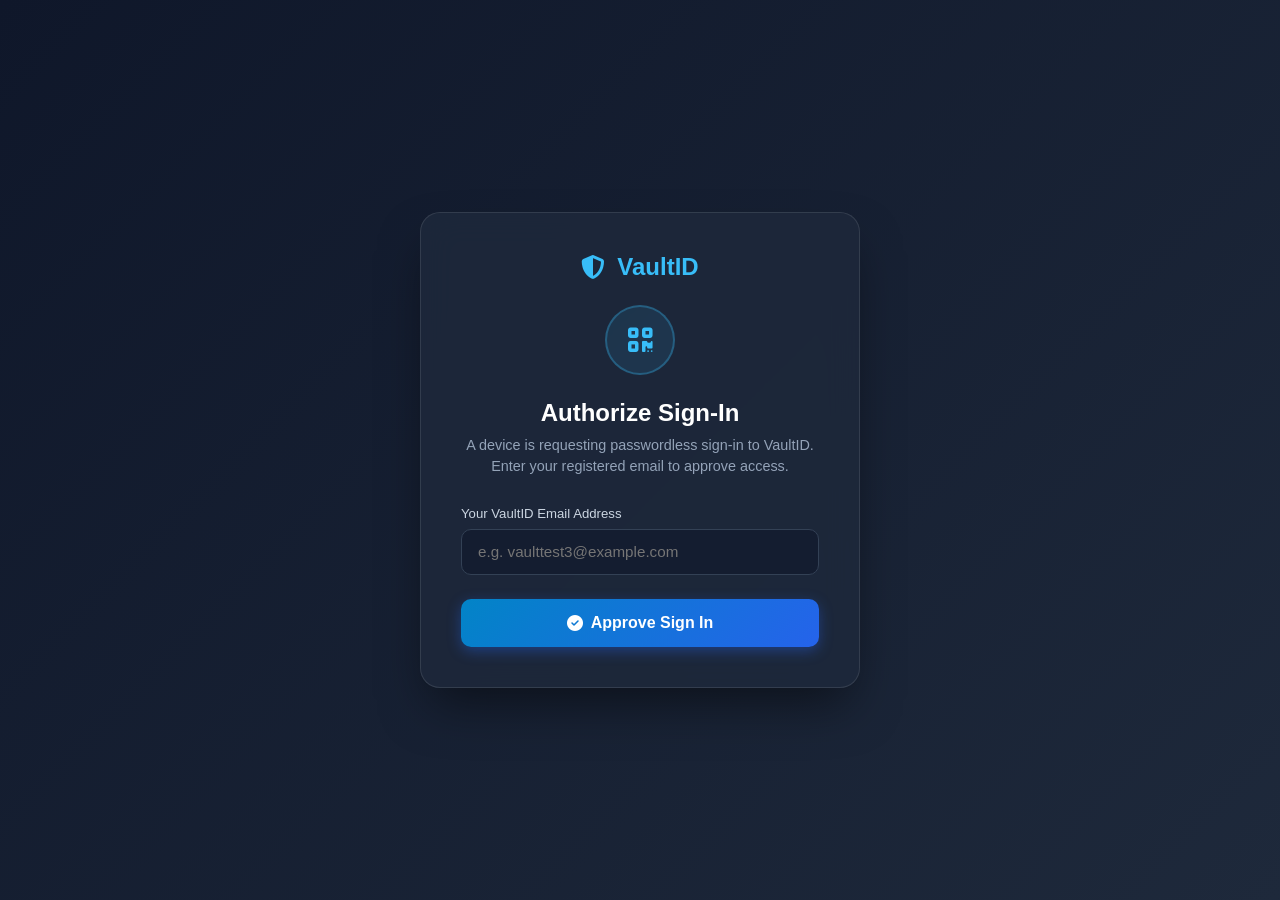
<file: TechRush/qr-login.html>
<!DOCTYPE html>
<html lang="en">
<head>
    <meta charset="UTF-8">
    <meta name="viewport" content="width=device-width, initial-scale=1.0">
    <title>VaultID - Cross-Device QR Approval</title>
    <link rel="stylesheet" href="style.css">
    <link rel="stylesheet" href="https://cdnjs.cloudflare.com/ajax/libs/font-awesome/6.4.0/css/all.min.css">
    <link href="https://fonts.googleapis.com/css2?family=Outfit:wght@300;400;500;600;700&display=swap" rel="stylesheet">
    <style>
        body {
            font-family: 'Outfit', sans-serif;
            background: linear-gradient(135deg, #0f172a 0%, #1e293b 100%);
            min-height: 100vh;
            display: flex;
            align-items: center;
            justify-content: center;
            margin: 0;
            padding: 1.5rem;
            color: #f8fafc;
        }
        .approval-card {
            background: rgba(30, 41, 59, 0.85);
            backdrop-filter: blur(16px);
            border: 1px solid rgba(255, 255, 255, 0.1);
            border-radius: 20px;
            padding: 2.5rem;
            width: 100%;
            max-width: 440px;
            box-shadow: 0 25px 50px -12px rgba(0, 0, 0, 0.5);
            text-align: center;
        }
        .logo {
            display: inline-flex;
            align-items: center;
            gap: 0.75rem;
            font-size: 1.5rem;
            font-weight: 700;
            color: #38bdf8;
            margin-bottom: 1.5rem;
        }
        .icon-badge {
            width: 70px;
            height: 70px;
            background: rgba(56, 189, 248, 0.1);
            border: 2px solid rgba(56, 189, 248, 0.3);
            border-radius: 50%;
            display: flex;
            align-items: center;
            justify-content: center;
            margin: 0 auto 1.5rem;
            color: #38bdf8;
            font-size: 1.75rem;
        }
        h2 {
            font-size: 1.5rem;
            font-weight: 600;
            margin-bottom: 0.5rem;
            color: #ffffff;
        }
        p.subtitle {
            color: #94a3b8;
            font-size: 0.9rem;
            margin-bottom: 1.75rem;
            line-height: 1.5;
        }
        .input-group {
            text-align: left;
            margin-bottom: 1.5rem;
        }
        .input-group label {
            display: block;
            font-size: 0.825rem;
            color: #cbd5e1;
            margin-bottom: 0.5rem;
            font-weight: 500;
        }
        .input-group input {
            width: 100%;
            padding: 0.85rem 1rem;
            background: rgba(15, 23, 42, 0.6);
            border: 1px solid #334155;
            border-radius: 10px;
            color: #ffffff;
            font-size: 0.95rem;
            box-sizing: border-box;
            outline: none;
            transition: border-color 0.2s ease;
        }
        .input-group input:focus {
            border-color: #38bdf8;
        }
        .btn-approve {
            width: 100%;
            padding: 0.95rem;
            background: linear-gradient(135deg, #0284c7 0%, #2563eb 100%);
            color: #ffffff;
            border: none;
            border-radius: 10px;
            font-size: 1rem;
            font-weight: 600;
            cursor: pointer;
            transition: all 0.2s ease;
            display: flex;
            align-items: center;
            justify-content: center;
            gap: 0.5rem;
            box-shadow: 0 4px 14px rgba(37, 99, 235, 0.4);
        }
        .btn-approve:hover {
            transform: translateY(-1px);
            box-shadow: 0 6px 20px rgba(37, 99, 235, 0.6);
        }
        .status-box {
            margin-top: 1.5rem;
            padding: 1rem;
            border-radius: 10px;
            font-size: 0.9rem;
            display: none;
        }
        .status-success {
            background: rgba(34, 197, 94, 0.15);
            border: 1px solid rgba(34, 197, 94, 0.3);
            color: #4ade80;
        }
        .status-error {
            background: rgba(239, 68, 68, 0.15);
            border: 1px solid rgba(239, 68, 68, 0.3);
            color: #f87171;
        }
    </style>
</head>
<body>

    <div class="approval-card">
        <div class="logo">
            <i class="fas fa-shield-halved"></i>
            <span>VaultID</span>
        </div>

        <div class="icon-badge">
            <i class="fas fa-qrcode"></i>
        </div>

        <h2>Authorize Sign-In</h2>
        <p class="subtitle">A device is requesting passwordless sign-in to VaultID. Enter your registered email to approve access.</p>

        <form id="approvalForm">
            <div class="input-group">
                <label for="approveEmail">Your VaultID Email Address</label>
                <input type="email" id="approveEmail" placeholder="e.g. vaulttest3@example.com" required>
            </div>

            <button type="submit" id="submitApproveBtn" class="btn-approve">
                <i class="fas fa-circle-check"></i> Approve Sign In
            </button>
        </form>

        <div id="statusBox" class="status-box"></div>
    </div>

    <script>
        const urlParams = new URLSearchParams(window.location.search);
        const sessionId = urlParams.get('session_id');
        const API_BASE = `${window.location.protocol}//${window.location.hostname}:8000/api/v1`;

        document.getElementById('approvalForm').addEventListener('submit', async (e) => {
            e.preventDefault();
            const email = document.getElementById('approveEmail').value.trim();
            const statusBox = document.getElementById('statusBox');
            const submitBtn = document.getElementById('submitApproveBtn');

            if (!sessionId) {
                statusBox.className = 'status-box status-error';
                statusBox.style.display = 'block';
                statusBox.textContent = '❌ Invalid or missing session_id parameter.';
                return;
            }

            submitBtn.disabled = true;
            submitBtn.innerHTML = '<i class="fas fa-spinner fa-spin"></i> Authorizing...';

            try {
                const res = await fetch(`${API_BASE}/auth/qr/approve`, {
                    method: 'POST',
                    headers: { 'Content-Type': 'application/json' },
                    body: JSON.stringify({ session_id: sessionId, email: email })
                });

                const data = await res.json();
                if (!res.ok) {
                    throw new Error(data.detail || data.message || 'Approval failed');
                }

                statusBox.className = 'status-box status-success';
                statusBox.style.display = 'block';
                statusBox.innerHTML = `🎉 <strong>Sign-in Approved!</strong><br><span style="font-size:0.825rem;">Authorized for ${email}. You can close this window now.</span>`;
                submitBtn.style.display = 'none';

            } catch (err) {
                statusBox.className = 'status-box status-error';
                statusBox.style.display = 'block';
                statusBox.textContent = `❌ ${err.message}`;
                submitBtn.disabled = false;
                submitBtn.innerHTML = '<i class="fas fa-circle-check"></i> Approve Sign In';
            }
        });
    </script>
</body>
</html>
</file>
<file: TechRush/style.css>
:root {
    --bg-main: #121936;
    --sidebar-bg: #141c3e;
    --card-bg: #ffffff;
    --card-dark: #1e284f;
    --primary-blue: #1d338a;
    --primary-hover: #16276b;
    --accent-blue: #2563eb;
    --text-dark: #1e293b;
    --text-muted: #64748b;
    --text-light: #f8fafc;
    --border-color: #e2e8f0;
    --border-dark: #2d3a66;
    --btn-gray: #f1f5f9;
}

* {
    box-sizing: border-box;
    margin: 0;
    padding: 0;
    font-family: -apple-system, BlinkMacSystemFont, "Segoe UI", Roboto, Helvetica, Arial, sans-serif;
}

body {
    background-color: var(--bg-main);
    color: var(--text-dark);
    min-height: 100vh;
}

.hidden {
    display: none !important;
}

/* TOAST NOTIFICATIONS (White pill style from your screenshot) */
.toast-container {
    position: fixed;
    bottom: 24px;
    right: 24px;
    z-index: 9999;
    display: flex;
    flex-direction: column;
    gap: 12px;
}

.toast {
    background: #ffffff;
    color: #1e293b;
    padding: 14px 22px;
    border-radius: 16px;
    box-shadow: 0 10px 25px rgba(0, 0, 0, 0.3);
    display: flex;
    align-items: center;
    gap: 12px;
    font-size: 0.95rem;
    font-weight: 500;
    min-width: 300px;
    border-left: 4px solid var(--primary-blue);
}

.toast-error {
    border-left-color: #ef4444;
}

.toast-warning {
    border-left-color: #f59e0b;
}

.toast-success {
    border-left-color: #22c55e;
}

/* AUTHENTICATION CONTAINER & CARDS */
.auth-page {
    display: flex;
    justify-content: center;
    align-items: center;
    min-height: 100vh;
    padding: 20px;
    background: var(--bg-main);
}

.auth-card {
    background: #ffffff;
    padding: 2.5rem;
    border-radius: 16px;
    width: 100%;
    max-width: 440px;
    box-shadow: 0 20px 40px rgba(0, 0, 0, 0.4);
}

.auth-header {
    text-align: center;
    margin-bottom: 2rem;
}

.auth-logo {
    display: flex;
    align-items: center;
    justify-content: center;
    gap: 10px;
    font-size: 1.8rem;
    font-weight: 700;
    color: var(--primary-blue);
    margin-bottom: 0.5rem;
}

.auth-header h2 {
    font-size: 1.6rem;
    font-weight: 700;
    color: #0f172a;
    margin-bottom: 0.25rem;
}

.auth-header p {
    color: var(--text-muted);
    font-size: 0.9rem;
}

/* FORM CONTROLS */
.form-group {
    margin-bottom: 1.25rem;
}

.form-group label {
    display: block;
    margin-bottom: 0.5rem;
    color: #334155;
    font-size: 0.875rem;
    font-weight: 500;
}

.form-control {
    width: 100%;
    padding: 0.75rem 1rem;
    border-radius: 8px;
    border: 1px solid #cbd5e1;
    background: #ffffff;
    color: #0f172a;
    font-size: 0.95rem;
    outline: none;
}

.form-control:focus {
    border-color: var(--primary-blue);
    box-shadow: 0 0 0 3px rgba(29, 51, 138, 0.1);
}

/* BUTTONS */
.btn {
    padding: 0.8rem 1.25rem;
    border-radius: 10px;
    border: none;
    font-weight: 600;
    font-size: 0.95rem;
    cursor: pointer;
    transition: all 0.2s ease;
    display: inline-flex;
    align-items: center;
    justify-content: center;
    gap: 8px;
}

.btn-block { width: 100%; }

.btn-primary {
    background: var(--primary-blue);
    color: #ffffff;
}

.btn-primary:hover {
    background: var(--primary-hover);
}

.btn-secondary {
    background: #f1f5f9;
    color: #334155;
}

.btn-secondary:hover {
    background: #e2e8f0;
}

.btn-success {
    background: #16a34a;
    color: white;
}

.auth-divider {
    text-align: center;
    margin: 1.5rem 0;
    position: relative;
}

.auth-divider::before {
    content: '';
    position: absolute;
    top: 50%;
    left: 0;
    right: 0;
    height: 1px;
    background: #e2e8f0;
}

.auth-divider span {
    position: relative;
    background: #ffffff;
    padding: 0 12px;
    color: var(--text-muted);
    font-size: 0.8rem;
    font-weight: 600;
}

/* OTP SECTION */
.otp-area {
    margin-top: 1.5rem;
    border-top: 1px dashed #e2e8f0;
    padding-top: 1rem;
}

.otp-instruction {
    color: var(--text-muted);
    font-size: 0.85rem;
    text-align: center;
}

.otp-inputs {
    display: flex;
    gap: 8px;
    justify-content: center;
    margin: 1rem 0;
}

.otp-box {
    width: 44px;
    height: 50px;
    text-align: center;
    font-size: 1.25rem;
    font-weight: 600;
    background: #ffffff;
    border: 1.5px solid #cbd5e1;
    color: #0f172a;
    border-radius: 8px;
    outline: none;
}

.otp-box:focus {
    border-color: var(--primary-blue);
}

.link-text {
    color: var(--primary-blue);
    text-align: center;
    margin-top: 0.5rem;
    cursor: pointer;
    font-size: 0.85rem;
    font-weight: 600;
}

.auth-footer {
    text-align: center;
    margin-top: 1.5rem;
    font-size: 0.875rem;
    color: var(--text-muted);
}

.auth-footer a {
    color: var(--primary-blue);
    text-decoration: none;
    font-weight: 600;
}

/* DASHBOARD LAYOUT */
.dashboard-page {
    display: flex;
    min-height: 100vh;
    background: #ffffff;
}

.sidebar {
    width: 250px;
    background: var(--sidebar-bg);
    display: flex;
    flex-direction: column;
    padding: 1.5rem 1rem;
}

.sidebar-header {
    font-size: 1.4rem;
    font-weight: 700;
    color: #ffffff;
    display: flex;
    align-items: center;
    gap: 12px;
    margin-bottom: 2.5rem;
    padding-left: 0.5rem;
}

.sidebar-nav {
    display: flex;
    flex-direction: column;
    gap: 6px;
    flex: 1;
}

.sidebar-nav-item {
    background: transparent;
    border: none;
    color: #94a3b8;
    padding: 0.85rem 1rem;
    text-align: left;
    border-radius: 12px;
    cursor: pointer;
    display: flex;
    align-items: center;
    gap: 12px;
    font-size: 0.95rem;
    font-weight: 600;
    transition: all 0.2s ease;
}

.sidebar-nav-item i {
    font-size: 1.1rem;
}

.sidebar-nav-item.active {
    background: #253368;
    color: #ffffff;
}

.sidebar-nav-item:hover:not(.active) {
    background: rgba(255, 255, 255, 0.05);
    color: #f8fafc;
}

.sidebar-footer {
    border-top: 1px solid var(--border-dark);
    padding-top: 1rem;
}

.user-profile-summary {
    display: flex;
    align-items: center;
    gap: 12px;
    color: white;
}

.avatar {
    width: 38px;
    height: 38px;
    border-radius: 50%;
    background: var(--primary-blue);
    display: flex;
    align-items: center;
    justify-content: center;
    font-weight: bold;
    color: white;
}

.user-info {
    overflow: hidden;
}

.user-name {
    font-weight: 600;
    font-size: 0.9rem;
    color: #f8fafc;
}

.user-email {
    font-size: 0.75rem;
    color: #94a3b8;
}

.main-content {
    flex: 1;
    padding: 2.5rem;
    background: #f8fafc;
    overflow-y: auto;
}

.top-header {
    display: flex;
    justify-content: space-between;
    align-items: center;
    margin-bottom: 2rem;
    padding-bottom: 1rem;
    border-bottom: 1px solid #e2e8f0;
}

.top-header h1 {
    font-size: 1.75rem;
    font-weight: 700;
    color: #0f172a;
}

/* ACTION BUTTON GRID (Send, Receive, Transfer, Statements) */
.action-grid {
    display: grid;
    grid-template-columns: repeat(4, 1fr);
    gap: 1rem;
    margin-bottom: 2rem;
}

.action-card {
    background: #f8fafc;
    border: 1px solid #e2e8f0;
    border-radius: 12px;
    padding: 1.25rem;
    text-align: center;
    cursor: pointer;
    transition: all 0.2s ease;
}

.action-card:hover {
    background: #ffffff;
    box-shadow: 0 4px 12px rgba(0, 0, 0, 0.05);
}

.action-card i {
    font-size: 1.25rem;
    color: #1e293b;
    margin-bottom: 0.5rem;
    display: block;
}

.action-card span {
    font-size: 0.875rem;
    font-weight: 600;
    color: #334155;
}

/* CARDS & TABLES */
.card {
    background: #ffffff;
    border: 1px solid #e2e8f0;
    padding: 1.5rem;
    border-radius: 14px;
    box-shadow: 0 1px 3px rgba(0, 0, 0, 0.05);
    margin-bottom: 1.5rem;
}

.card h3 {
    font-size: 1.1rem;
    font-weight: 700;
    color: #0f172a;
    display: flex;
    align-items: center;
    gap: 8px;
}

/* MODAL */
.modal {
    position: fixed;
    top: 0; left: 0; width: 100%; height: 100%;
    background: rgba(15, 23, 42, 0.6);
    display: flex; justify-content: center; align-items: center;
    z-index: 1000;
}

.modal-content {
    background: #ffffff;
    padding: 2rem;
    border-radius: 16px;
    width: 90%; max-width: 420px;
    box-shadow: 0 20px 25px -5px rgba(0, 0, 0, 0.2);
}
</file>
